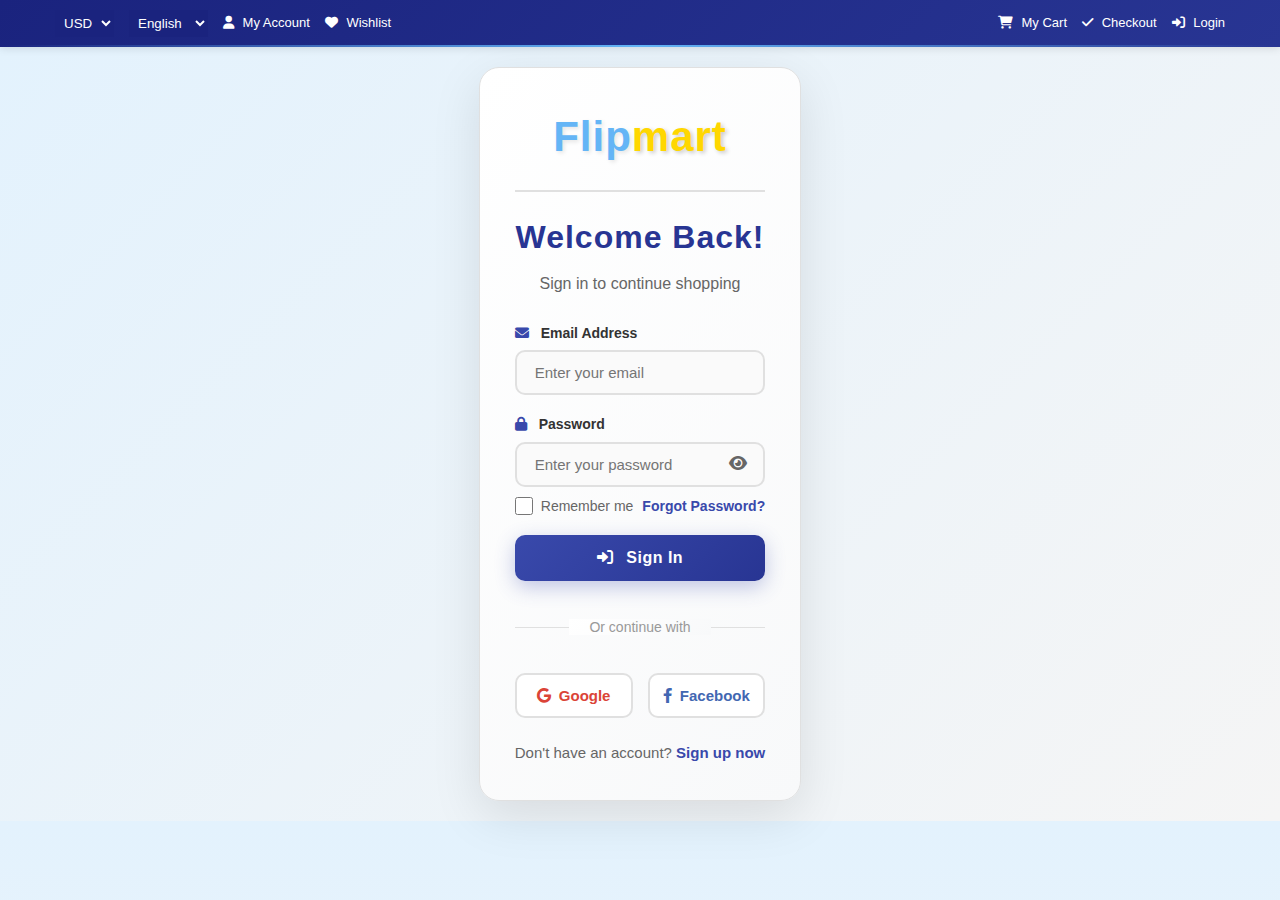
<file: login.html>
<!DOCTYPE html>
<html lang="en">
<head>
    <meta charset="UTF-8">
    <meta name="viewport" content="width=device-width, initial-scale=1.0">
    <title>Login - Flipmart</title>
    <link rel="icon" type="image/png" href="https://cdn-icons-png.flaticon.com/512/2838/2838823.png">
    <link rel="stylesheet" href="styles.css">
    <link rel="stylesheet" href="login.css">
    <link rel="stylesheet" href="https://cdnjs.cloudflare.com/ajax/libs/font-awesome/6.0.0/css/all.min.css">
</head>
<body>
    <!-- Utility Bar -->
    <div class="utility-bar">
        <div class="container">
            <div class="utility-left">
                <select class="utility-select">
                    <option>USD</option>
                    <option>EUR</option>
                    <option>GBP</option>
                </select>
                <select class="utility-select">
                    <option>English</option>
                    <option>Spanish</option>
                    <option>French</option>
                </select>
                <a href="account.html" class="utility-link"><i class="fas fa-user"></i> My Account</a>
                <a href="wishlist.html" class="utility-link"><i class="fas fa-heart"></i> Wishlist</a>
            </div>
            <div class="utility-right">
                <a href="#" class="utility-link"><i class="fas fa-shopping-cart"></i> My Cart</a>
                <a href="checkout.html" class="utility-link"><i class="fas fa-check"></i> Checkout</a>
                <a href="login.html" class="utility-link"><i class="fas fa-sign-in-alt"></i> Login</a>
            </div>
        </div>
    </div>


    <!-- Login Section -->
    <div class="login-container">
        <div class="container">
            <div class="login-wrapper">
                <div class="login-box">
                    <div class="login-logo">
                        <a href="index.html" class="logo-link">
                            <span class="logo-text">Flip<span class="logo-accent">mart</span></span>
                        </a>
                    </div>
                    <div class="login-header">
                        <h2>Welcome Back!</h2>
                        <p>Sign in to continue shopping</p>
                    </div>
                    
                    <form class="login-form" id="loginForm">
                        <div class="form-group">
                            <label for="email"><i class="fas fa-envelope"></i> Email Address</label>
                            <input type="email" id="email" name="email" placeholder="Enter your email" required>
                        </div>
                        
                        <div class="form-group">
                            <label for="password"><i class="fas fa-lock"></i> Password</label>
                            <input type="password" id="password" name="password" placeholder="Enter your password" required>
                            <span class="toggle-password" onclick="togglePassword()">
                                <i class="fas fa-eye" id="toggleIcon"></i>
                            </span>
                        </div>
                        
                        <div class="form-options">
                            <label class="remember-me">
                                <input type="checkbox" name="remember">
                                <span>Remember me</span>
                            </label>
                            <a href="#" class="forgot-password">Forgot Password?</a>
                        </div>
                        
                        <button type="submit" class="btn-login">
                            <i class="fas fa-sign-in-alt"></i> Sign In
                        </button>
                        
                        <div class="divider">
                            <span>Or continue with</span>
                        </div>
                        
                        <div class="social-login">
                            <button type="button" class="social-btn google">
                                <i class="fab fa-google"></i> Google
                            </button>
                            <button type="button" class="social-btn facebook">
                                <i class="fab fa-facebook-f"></i> Facebook
                            </button>
                        </div>
                        
                        <div class="signup-link">
                            <p>Don't have an account? <a href="register.html">Sign up now</a></p>
                        </div>
                    </form>
                </div>
            </div>
        </div>
    </div>

    <script src="login.js"></script>
</body>
</html>
</file>
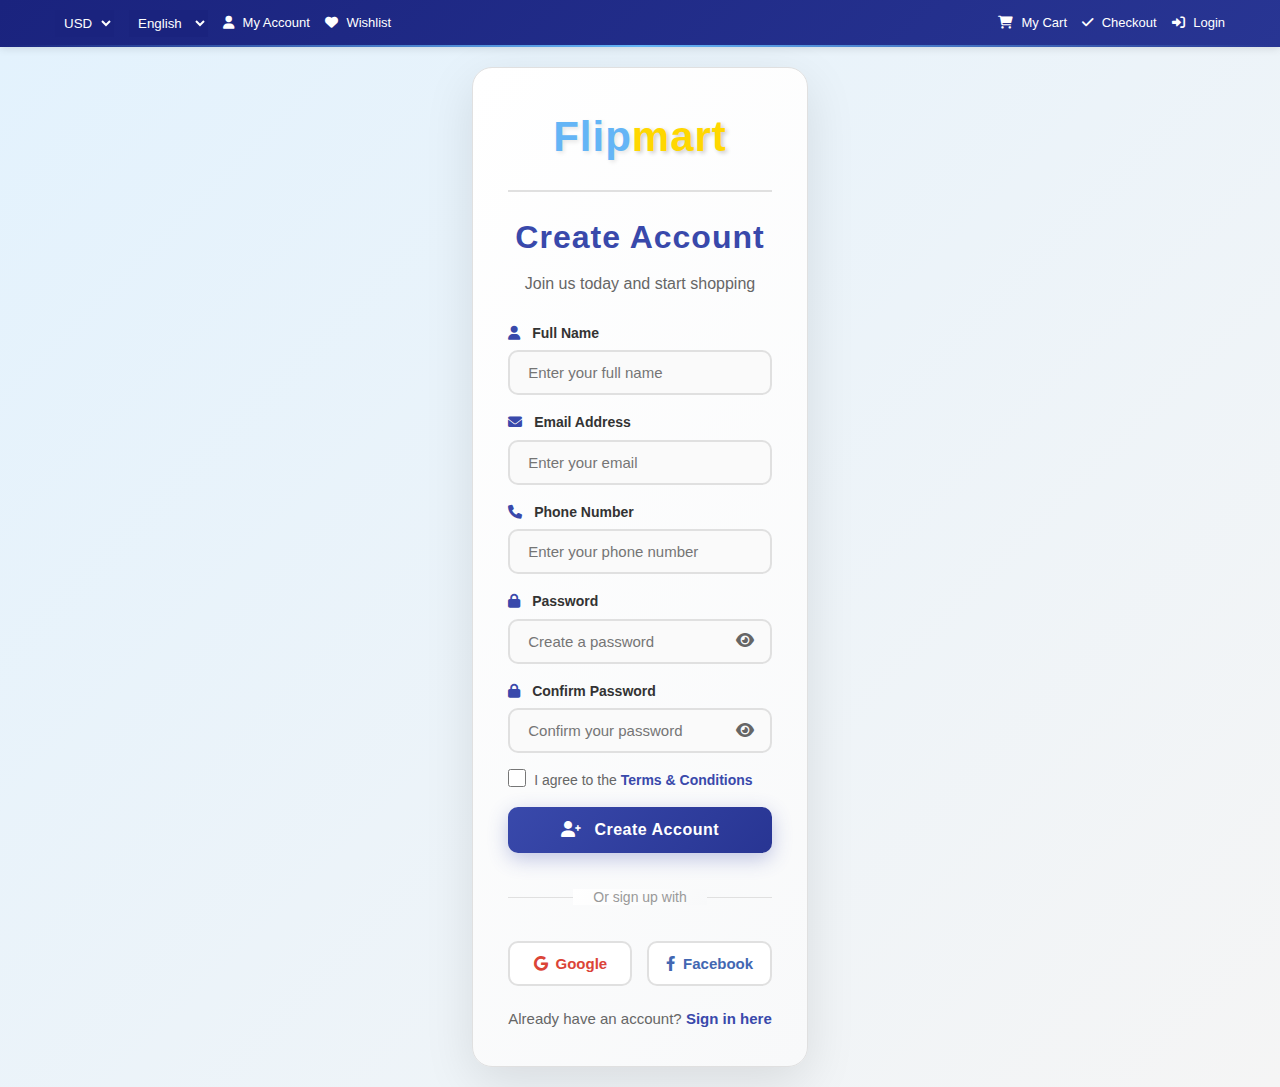
<file: register.html>
<!DOCTYPE html>
<html lang="en">
<head>
    <meta charset="UTF-8">
    <meta name="viewport" content="width=device-width, initial-scale=1.0">
    <title>Create Account - Flipmart</title>
    <link rel="icon" type="image/png" href="https://cdn-icons-png.flaticon.com/512/2838/2838823.png">
    <link rel="stylesheet" href="styles.css">
    <link rel="stylesheet" href="login.css">
    <link rel="stylesheet" href="https://cdnjs.cloudflare.com/ajax/libs/font-awesome/6.0.0/css/all.min.css">
</head>
<body>
    <!-- Utility Bar -->
    <div class="utility-bar">
        <div class="container">
            <div class="utility-left">
                <select class="utility-select">
                    <option>USD</option>
                    <option>EUR</option>
                    <option>GBP</option>
                </select>
                <select class="utility-select">
                    <option>English</option>
                    <option>Spanish</option>
                    <option>French</option>
                </select>
                <a href="login.html" class="utility-link"><i class="fas fa-user"></i> My Account</a>
                <a href="wishlist.html" class="utility-link"><i class="fas fa-heart"></i> Wishlist</a>
            </div>
            <div class="utility-right">
                <a href="#" class="utility-link"><i class="fas fa-shopping-cart"></i> My Cart</a>
                <a href="checkout.html" class="utility-link"><i class="fas fa-check"></i> Checkout</a>
                <a href="login.html" class="utility-link"><i class="fas fa-sign-in-alt"></i> Login</a>
            </div>
        </div>
    </div>


    <!-- Register Section -->
    <div class="login-container">
        <div class="container">
            <div class="login-wrapper">
                <div class="login-box register-box">
                    <div class="login-logo">
                        <a href="index.html" class="logo-link">
                            <span class="logo-text">Flip<span class="logo-accent">mart</span></span>
                        </a>
                    </div>
                    <div class="login-header">
                        <h2>Create Account</h2>
                        <p>Join us today and start shopping</p>
                    </div>
                    
                    <form class="login-form" id="registerForm">
                        <div class="form-group">
                            <label for="fullName"><i class="fas fa-user"></i> Full Name</label>
                            <input type="text" id="fullName" name="fullName" placeholder="Enter your full name" required>
                        </div>
                        
                        <div class="form-group">
                            <label for="email"><i class="fas fa-envelope"></i> Email Address</label>
                            <input type="email" id="email" name="email" placeholder="Enter your email" required>
                        </div>
                        
                        <div class="form-group">
                            <label for="phone"><i class="fas fa-phone"></i> Phone Number</label>
                            <input type="tel" id="phone" name="phone" placeholder="Enter your phone number" required>
                        </div>
                        
                        <div class="form-group">
                            <label for="password"><i class="fas fa-lock"></i> Password</label>
                            <input type="password" id="password" name="password" placeholder="Create a password" required>
                            <span class="toggle-password" onclick="togglePassword('password')">
                                <i class="fas fa-eye" id="toggleIcon"></i>
                            </span>
                        </div>
                        
                        <div class="form-group">
                            <label for="confirmPassword"><i class="fas fa-lock"></i> Confirm Password</label>
                            <input type="password" id="confirmPassword" name="confirmPassword" placeholder="Confirm your password" required>
                            <span class="toggle-password" onclick="togglePassword('confirmPassword')">
                                <i class="fas fa-eye" id="toggleIcon2"></i>
                            </span>
                        </div>
                        
                        <div class="form-options">
                            <label class="remember-me">
                                <input type="checkbox" name="terms" required>
                                <span>I agree to the <a href="#">Terms & Conditions</a></span>
                            </label>
                        </div>
                        
                        <button type="submit" class="btn-login">
                            <i class="fas fa-user-plus"></i> Create Account
                        </button>
                        
                        <div class="divider">
                            <span>Or sign up with</span>
                        </div>
                        
                        <div class="social-login">
                            <button type="button" class="social-btn google">
                                <i class="fab fa-google"></i> Google
                            </button>
                            <button type="button" class="social-btn facebook">
                                <i class="fab fa-facebook-f"></i> Facebook
                            </button>
                        </div>
                        
                        <div class="signup-link">
                            <p>Already have an account? <a href="login.html">Sign in here</a></p>
                        </div>
                    </form>
                </div>
            </div>
        </div>
    </div>

    <script src="register.js"></script>
</body>
</html>
</file>
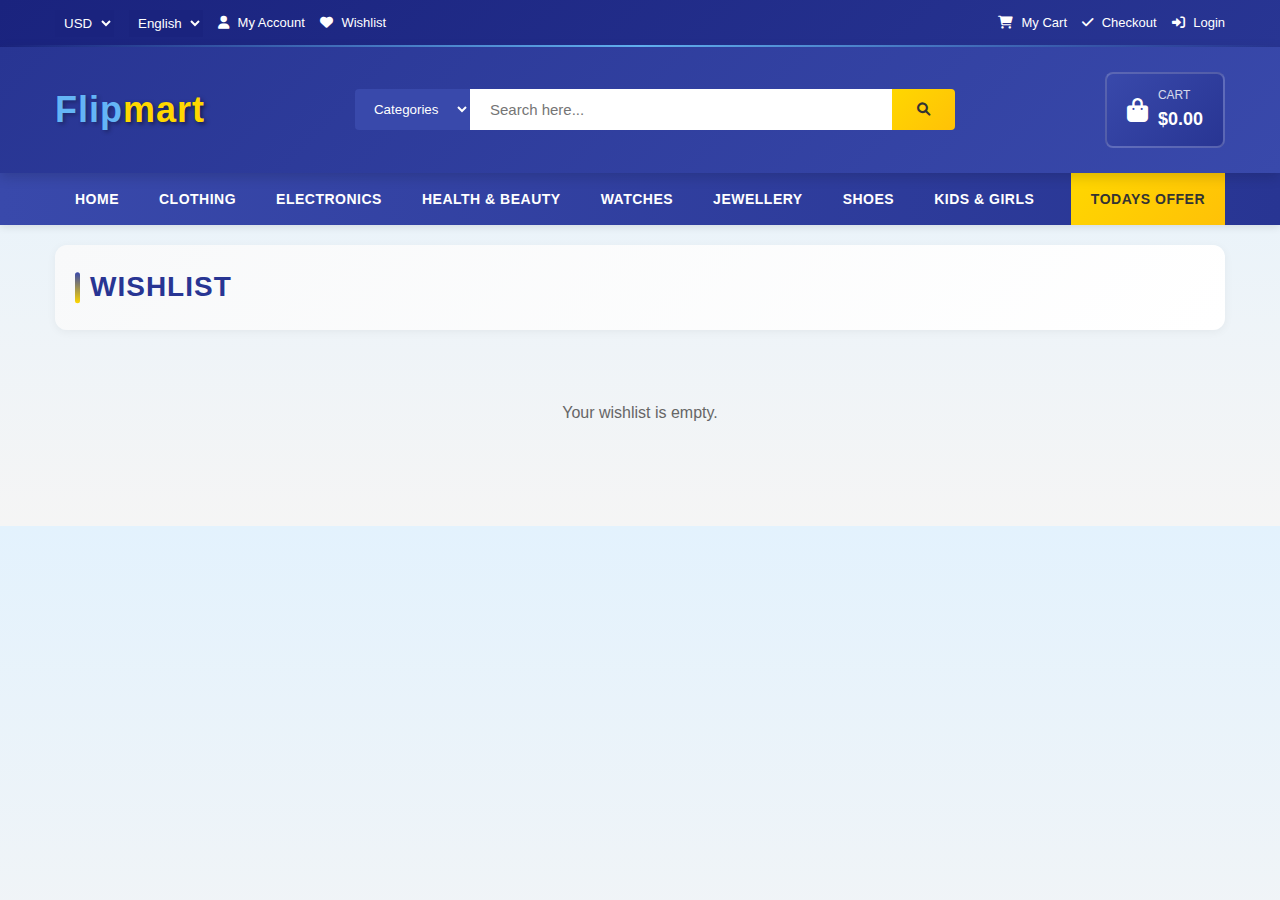
<file: wishlist.html>
<!DOCTYPE html>
<html lang="en">
<head>
    <meta charset="UTF-8">
    <meta name="viewport" content="width=device-width, initial-scale=1.0">
    <title>Wishlist - Flipmart</title>
    <link rel="icon" type="image/png" href="https://cdn-icons-png.flaticon.com/512/2838/2838823.png">
    <link rel="stylesheet" href="styles.css">
    <link rel="stylesheet" href="https://cdnjs.cloudflare.com/ajax/libs/font-awesome/6.0.0/css/all.min.css">
</head>
<body>
    <div class="utility-bar">
        <div class="container">
            <div class="utility-left">
                <select class="utility-select"><option>USD</option></select>
                <select class="utility-select"><option>English</option></select>
                <a href="account.html" class="utility-link"><i class="fas fa-user"></i> My Account</a>
                <a href="wishlist.html" class="utility-link"><i class="fas fa-heart"></i> Wishlist</a>
            </div>
            <div class="utility-right">
                <a href="cart.html" class="utility-link"><i class="fas fa-shopping-cart"></i> My Cart</a>
                <a href="checkout.html" class="utility-link"><i class="fas fa-check"></i> Checkout</a>
                <a href="login.html" class="utility-link"><i class="fas fa-sign-in-alt"></i> Login</a>
            </div>
        </div>
    </div>

    <header class="main-header">
        <div class="container">
            <div class="header-content">
                <a href="index.html" class="logo" aria-label="Flipmart Home"><span class="logo-text">Flip<span class="logo-accent">mart</span></span></a>
                <div class="search-bar">
                    <select class="categories-dropdown"><option>Categories</option></select>
                    <input type="text" placeholder="Search here..." class="search-input">
                    <button class="search-btn"><i class="fas fa-search"></i></button>
                </div>
                <div class="cart-summary">
                    <i class="fas fa-shopping-bag"></i>
                    <div class="cart-info"><span class="cart-label">CART</span><span class="cart-price">$0.00</span></div>
                </div>
            </div>
        </div>
    </header>

    <nav class="main-nav">
        <div class="container">
            <ul class="nav-menu">
                <li><a href="index.html">HOME</a></li>
                <li><a href="clothing.html">CLOTHING</a></li>
                <li><a href="electronics.html">ELECTRONICS</a></li>
                <li><a href="health-beauty.html">HEALTH & BEAUTY</a></li>
                <li><a href="watches.html">WATCHES</a></li>
                <li><a href="jewellery.html">JEWELLERY</a></li>
                <li><a href="shoes.html">SHOES</a></li>
                <li><a href="kids.html">KIDS & GIRLS</a></li>
                <li class="nav-offer"><a href="todays-offer.html">TODAYS OFFER</a></li>
            </ul>
        </div>
    </nav>

    <div class="container" style="padding: 20px 15px;">
        <section class="section">
            <div class="section-header">
                <h2>WISHLIST</h2>
            </div>
            <div id="wishlistContainer" class="products-grid"></div>
            <div id="wishlistEmpty" style="display:none; text-align:center; padding:40px; color:#666;">Your wishlist is empty.</div>
        </section>
    </div>

    <script>
        // Expected localStorage format: wishlist = [{title, price, oldPrice, image}]
        function loadWishlist() {
            const container = document.getElementById('wishlistContainer');
            const empty = document.getElementById('wishlistEmpty');
            let items = [];
            try {
                items = JSON.parse(localStorage.getItem('wishlist') || '[]');
            } catch (_) { items = []; }

            if (!items.length) {
                container.innerHTML = '';
                empty.style.display = 'block';
                return;
            }
            empty.style.display = 'none';
            container.innerHTML = items.map(p => `
                <div class="product-card">
                    <div class="product-image">
                        <img src="${p.image}" alt="${p.title}" class="product-img">
                        <span class="badge sale">WISH</span>
                    </div>
                    <div class="product-info">
                        <h3 class="product-title">${p.title}</h3>
                        <div class="product-price">
                            ${p.price ? `<span class="current-price">$${Number(p.price).toFixed(2)}</span>` : ''}
                            ${p.oldPrice ? `<span class="old-price">$${Number(p.oldPrice).toFixed(2)}</span>` : ''}
                        </div>
                        <button class="btn-add-cart" onclick="removeFromWishlist('${encodeURIComponent(p.title)}')"><i class="fas fa-trash"></i> Remove</button>
                    </div>
                </div>
            `).join('');
        }

        function removeFromWishlist(encodedTitle) {
            const title = decodeURIComponent(encodedTitle);
            const items = JSON.parse(localStorage.getItem('wishlist') || '[]').filter(p => p.title !== title);
            localStorage.setItem('wishlist', JSON.stringify(items));
            loadWishlist();
        }

        document.addEventListener('DOMContentLoaded', loadWishlist);
    </script>
</body>
</html>
</file>
<file: styles.css>
* {
    margin: 0;
    padding: 0;
    box-sizing: border-box;
}

/* Images */
.hero-bg {
    background-image: url('images/hero-pattern.svg');
    background-size: cover;
    background-repeat: no-repeat;
    background-position: center;
}

.logo-img {
    background: url('images/logo.svg') no-repeat center / contain;
    display: inline-block;
    width: 160px;
    height: 48px;
}

body {
    font-family: 'Segoe UI', Tahoma, Geneva, Verdana, sans-serif;
    background: linear-gradient(to bottom, #e3f2fd 0%, #f5f5f5 100%);
    color: #333;
    line-height: 1.6;
}

.container {
    max-width: 1200px;
    margin: 0 auto;
    padding: 0 15px;
}

/* Utility Bar */
.utility-bar {
    background: linear-gradient(135deg, #1a237e 0%, #283593 100%);
    color: white;
    padding: 10px 0;
    box-shadow: 0 2px 8px rgba(0,0,0,0.1);
    position: relative;
}

.utility-bar::after {
    content: '';
    position: absolute;
    bottom: 0;
    left: 0;
    right: 0;
    height: 2px;
    background: linear-gradient(90deg, transparent, #64b5f6, transparent);
}

.utility-bar .container {
    display: flex;
    justify-content: space-between;
    align-items: center;
}

.utility-left, .utility-right {
    display: flex;
    gap: 15px;
    align-items: center;
}

.utility-select {
    background-color: #1a237e;
    color: white;
    border: none;
    padding: 5px;
    cursor: pointer;
}

.utility-link {
    color: white;
    text-decoration: none;
    font-size: 13px;
    transition: opacity 0.3s;
}

.utility-link:hover {
    opacity: 0.8;
}

.utility-link i {
    margin-right: 5px;
}

/* Main Header */
.main-header {
    background: linear-gradient(135deg, #283593 0%, #3949ab 100%);
    padding: 25px 0;  
    box-shadow: 0 4px 12px rgba(0,0,0,0.15);
    position: sticky;
    top: 0;
    z-index: 1000;
}

.header-content {
    display: flex;
    justify-content: space-between;
    align-items: center;
    gap: 20px;
}

.logo {
    cursor: pointer;
    transition: transform 0.3s;
    text-decoration: none;
    display: inline-block;
}

.logo:hover {
    transform: scale(1.05);
}

.logo-text {
    font-size: 36px;
    font-weight: 900;
    color: #64b5f6;
    text-shadow: 2px 2px 4px rgba(0,0,0,0.3);
    letter-spacing: 1px;
}

.logo-accent {
    color: #ffd700;
    text-shadow: 2px 2px 4px rgba(0,0,0,0.5);
}

.search-bar {
    display: flex;
    flex: 1;
    max-width: 600px;
    gap: 0;
}

.categories-dropdown {
    background-color: #3949ab;
    color: white;
    border: none;
    padding: 12px 15px;
    cursor: pointer;
    border-top-left-radius: 4px;
    border-bottom-left-radius: 4px;
}

.search-input {
    flex: 1;
    padding: 12px 20px;
    border: none;
    font-size: 15px;
    background-color: white;
    transition: all 0.3s;
}

.search-input:focus {
    outline: none;
    background-color: #fafafa;
}

.search-btn {
    background: linear-gradient(135deg, #ffd700 0%, #ffc107 100%);
    border: none;
    padding: 12px 25px;
    cursor: pointer;
    border-top-right-radius: 4px;
    border-bottom-right-radius: 4px;
    transition: all 0.3s;
    font-weight: bold;
}

.search-btn:hover {
    background: linear-gradient(135deg, #ffc107 0%, #ffd700 100%);
    transform: scale(1.05);
    box-shadow: 0 2px 8px rgba(255, 215, 0, 0.4);
}

.search-btn i {
    color: #333;
}

.cart-summary {
    display: flex;
    align-items: center;
    gap: 10px;
    color: white;
    background: linear-gradient(135deg, #3949ab 0%, #283593 100%);
    padding: 12px 20px;
    border-radius: 8px;
    border: 2px solid rgba(255,255,255,0.2);
    transition: all 0.3s;
    cursor: pointer;
}

.cart-summary:hover {
    background: linear-gradient(135deg, #283593 0%, #3949ab 100%);
    transform: translateY(-2px);
    box-shadow: 0 4px 12px rgba(0,0,0,0.2);
}

.cart-summary i {
    font-size: 24px;
}

.cart-info {
    display: flex;
    flex-direction: column;
}

.cart-label {
    font-size: 12px;
    opacity: 0.8;
}

.cart-price {
    font-size: 18px;
    font-weight: bold;
}

/* Navigation Menu */
.main-nav {
    background: linear-gradient(90deg, #3949ab 0%, #283593 100%);
    padding: 0;
    box-shadow: 0 2px 8px rgba(0,0,0,0.1);
}

.nav-menu {
    display: flex;
    list-style: none;
    gap: 0;
}

.nav-menu li a {
    display: block;
    color: white;
    text-decoration: none;
    padding: 15px 20px;
    transition: all 0.3s;
    font-size: 14px;
    font-weight: 600;
    text-transform: uppercase;
    letter-spacing: 0.5px;
    position: relative;
}

.nav-menu li a::after {
    content: '';
    position: absolute;
    bottom: 0;
    left: 50%;
    transform: translateX(-50%) scaleX(0);
    width: 80%;
    height: 3px;
    background: linear-gradient(90deg, transparent, #ffd700, transparent);
    transition: transform 0.3s;
}

.nav-menu li a:hover {
    background-color: rgba(255,255,255,0.1);
    transform: translateY(-2px);
}

.nav-menu li a:hover::after {
    transform: translateX(-50%) scaleX(1);
}

.nav-offer {
    margin-left: auto;
    background: linear-gradient(135deg, #ffd700 0%, #ffc107 100%);
}

.nav-offer a {
    color: #333 !important;
    font-weight: 700;
}

.nav-offer a::after {
    display: none;
}

.nav-offer a:hover {
    background: linear-gradient(135deg, #ffc107 0%, #ffd700 100%);
}

/* Main Content Layout */
.main-content {
    display: flex;
    gap: 20px;
    padding: 20px 15px;
    align-items: flex-start;
}

/* Sidebar */
.sidebar {
    width: 280px;
    background: linear-gradient(180deg, #ffffff 0%, #f8f9fa 100%);
    box-shadow: 0 4px 20px rgba(0,0,0,0.08);
    border-radius: 12px;
}

.categories-header {
    background: linear-gradient(135deg, #ffd700 0%, #ffc107 100%);
    padding: 18px;
    text-align: center;
    box-shadow: 0 2px 8px rgba(255, 215, 0, 0.3);
    border-radius: 12px 12px 0 0;
}

.categories-header h3 {
    color: #333;
    font-size: 17px;
    font-weight: 800;
    text-transform: uppercase;
    letter-spacing: 1.5px;
}

.categories-list {
    list-style: none;
    max-height: 500px;
    overflow-y: auto;
    scrollbar-width: thin;
    scrollbar-color: #3949ab #f0f0f0;
}

/* Custom scrollbar for categories list */
.categories-list::-webkit-scrollbar {
    width: 8px;
}

.categories-list::-webkit-scrollbar-track {
    background: #f0f0f0;
    border-radius: 10px;
}

.categories-list::-webkit-scrollbar-thumb {
    background: linear-gradient(135deg, #3949ab 0%, #283593 100%);
    border-radius: 10px;
}

.categories-list::-webkit-scrollbar-thumb:hover {
    background: linear-gradient(135deg, #283593 0%, #3949ab 100%);
}

.categories-list > .category-item {
    display: block;
    padding: 14px 15px;
    cursor: pointer;
    transition: all 0.3s;
    border-bottom: 1px solid #f0f0f0;
    position: relative;
}

.categories-list > .category-item::before {
    content: '';
    position: absolute;
    left: 0;
    top: 0;
    bottom: 0;
    width: 0;
    background: linear-gradient(90deg, #3949ab 0%, #64b5f6 100%);
    transition: width 0.3s;
}

.categories-list > .category-item:hover {
    background: linear-gradient(90deg, rgba(57, 73, 171, 0.05) 0%, transparent 100%);
}

.categories-list > .category-item:hover > .category-link {
    padding-left: 5px;
}

.categories-list > .category-item:hover::before {
    width: 4px;
}

.category-link i:first-child {
    margin-right: 10px;
    color: #3949ab;
}

.category-link i:last-child {
    color: #999;
}

/* Category Items with Submenu */
.category-item {
    position: relative;
}

.category-link {
    display: flex;
    align-items: center;
    justify-content: space-between;
    width: 100%;
    transition: padding-left 0.3s;
}

.category-submenu {
    list-style: none;
    background: linear-gradient(180deg, #f8f9fa 0%, #ffffff 100%);
    max-height: 0;
    overflow: hidden;
    transition: max-height 0.3s ease-out;
    border-top: 1px solid #e0e0e0;
}

.category-item:hover .category-submenu {
    max-height: 300px;
}

.category-submenu li {
    padding: 10px 15px 10px 45px;
    border-bottom: 1px solid #f0f0f0;
}

.category-submenu li:last-child {
    border-bottom: none;
}

.category-submenu a {
    color: #666;
    text-decoration: none;
    font-size: 14px;
    transition: all 0.3s;
    display: block;
    padding: 5px 0;
}

.category-submenu a:hover {
    color: #3949ab;
    padding-left: 5px;
}

.category-submenu a::before {
    content: '→';
    margin-right: 8px;
    opacity: 0;
    transition: all 0.3s;
}

.category-submenu a:hover::before {
    opacity: 1;
}

/* Sidebar Special Offer */
.sidebar-offer {
    margin-top: 20px;
    background: linear-gradient(180deg, #ffffff 0%, #f8f9fa 100%);
    box-shadow: 0 4px 15px rgba(0,0,0,0.1);
    border-top: 4px solid #ffd700;
    overflow: hidden;
}

.sidebar-offer h3 {
    background: linear-gradient(135deg, #ffd700 0%, #ffc107 100%);
    color: #333;
    padding: 18px;
    text-align: center;
    font-size: 17px;
    font-weight: 800;
    margin: 0;
    letter-spacing: 1px;
}

.offer-content {
    padding: 25px 20px;
    text-align: center;
    background: linear-gradient(180deg, transparent 0%, rgba(100, 181, 246, 0.05) 100%);
}

.offer-image {
    height: 200px;
    margin-bottom: 15px;
    overflow: hidden;
    border-radius: 4px;
    background: #f9f9f9;
    display: flex;
    align-items: center;
    justify-content: center;
    position: relative;
}

.offer-img {
    width: 100%;
    height: 100%;
    object-fit: cover;
    display: block;
    border-radius: 4px;
}

.offer-content h4 {
    font-size: 18px;
    color: #333;
    margin-bottom: 10px;
}

.offer-price {
    margin-bottom: 15px;
}

.offer-discount {
    font-size: 24px;
    font-weight: bold;
    color: #3949ab;
}

.btn-offer {
    width: 100%;
    background: linear-gradient(135deg, #3949ab 0%, #283593 100%);
    color: white;
    border: none;
    padding: 14px;
    cursor: pointer;
    font-size: 15px;
    font-weight: 700;
    border-radius: 8px;
    transition: all 0.3s;
    box-shadow: 0 4px 15px rgba(57, 73, 171, 0.3);
    letter-spacing: 0.5px;
}

.btn-offer:hover {
    background: linear-gradient(135deg, #283593 0%, #3949ab 100%);
    transform: translateY(-2px);
    box-shadow: 0 6px 20px rgba(57, 73, 171, 0.4);
}

/* Content Area */
.content-area {
    flex: 1;
}

/* Hero Banner */
.hero-banner {
    background: linear-gradient(135deg, #ffffff 0%, #f8f9fa 100%);
    padding: 50px;
    margin-bottom: 30px;
    box-shadow: 0 8px 30px rgba(0,0,0,0.12);
    border-radius: 16px;
    position: relative;
    overflow: hidden;
}

.hero-banner::before {
    content: '';
    position: absolute;
    top: -50%;
    right: -50%;
    width: 200%;
    height: 200%;
    background: radial-gradient(circle, rgba(100, 181, 246, 0.1) 0%, transparent 70%);
    pointer-events: none;
}

.hero-content {
    display: flex;
    justify-content: space-between;
    align-items: center;
}

.hero-text h1 {
    font-size: 42px;
    margin-bottom: 15px;
    color: #1a237e;
    font-weight: 800;
    letter-spacing: 2px;
}

.hero-text h2 {
    font-size: 56px;
    margin-bottom: 20px;
    color: #283593;
    font-weight: 900;
}

.hero-text .accent {
    color: #ffd700;
}

.hero-text p {
    font-size: 16px;
    color: #666;
    margin-bottom: 20px;
}

.hero-image {
    flex-shrink: 0;
}

.hero-img {
    width: 400px;
    height: auto;
    object-fit: contain;
    border-radius: 8px;
}

/* Features Bar */
.features-bar {
    display: grid;
    grid-template-columns: repeat(3, 1fr);
    gap: 25px;
    margin-bottom: 30px;
}

.feature-item {
    background: linear-gradient(135deg, #3949ab 0%, #283593 100%);
    color: white;
    padding: 30px;
    text-align: center;
    border-radius: 12px;
    box-shadow: 0 4px 15px rgba(57, 73, 171, 0.3);
    transition: all 0.3s;
    position: relative;
    overflow: hidden;
}

.feature-item::before {
    content: '';
    position: absolute;
    top: 0;
    left: -100%;
    width: 100%;
    height: 100%;
    background: linear-gradient(90deg, transparent, rgba(255,255,255,0.1), transparent);
    transition: left 0.5s;
}

.feature-item:hover {
    transform: translateY(-5px);
    box-shadow: 0 8px 25px rgba(57, 73, 171, 0.4);
}

.feature-item:hover::before {
    left: 100%;
}

.feature-item h3 {
    font-size: 24px;
    margin-bottom: 12px;
    font-weight: 700;
    letter-spacing: 1px;
}

.feature-item p {
    font-size: 15px;
    opacity: 0.95;
    line-height: 1.6;
}

/* Section Styling */
.section {
    margin-bottom: 40px;
}

.section-header {
    display: flex;
    justify-content: space-between;
    align-items: center;
    margin-bottom: 30px;
    flex-wrap: wrap;
    gap: 15px;
    padding: 20px;
    background: linear-gradient(135deg, #f8f9fa 0%, #ffffff 100%);
    border-radius: 12px;
    box-shadow: 0 2px 10px rgba(0,0,0,0.05);
}

.section-header h2 {
    font-size: 28px;
    color: #283593;
    font-weight: 800;
    letter-spacing: 1px;
    text-transform: uppercase;
    position: relative;
    padding-left: 15px;
}

.section-header h2::before {
    content: '';
    position: absolute;
    left: 0;
    top: 50%;
    transform: translateY(-50%);
    width: 5px;
    height: 70%;
    background: linear-gradient(180deg, #3949ab 0%, #ffd700 100%);
    border-radius: 3px;
}

.section-filters {
    display: flex;
    gap: 10px;
    flex-wrap: wrap;
}

.filter-btn {
    background: linear-gradient(180deg, #ffffff 0%, #f8f9fa 100%);
    border: 2px solid #e0e0e0;
    padding: 10px 24px;
    cursor: pointer;
    transition: all 0.3s;
    border-radius: 8px;
    font-weight: 600;
    color: #666;
}

.filter-btn:hover {
    border-color: #3949ab;
    color: #3949ab;
    transform: translateY(-2px);
}

.filter-btn.active {
    background: linear-gradient(135deg, #3949ab 0%, #283593 100%);
    color: white;
    border-color: #3949ab;
    box-shadow: 0 4px 15px rgba(57, 73, 171, 0.3);
}

.section-controls {
    display: flex;
    gap: 10px;
}

.nav-btn {
    background: linear-gradient(180deg, #ffffff 0%, #f8f9fa 100%);
    border: 2px solid #e0e0e0;
    padding: 10px 18px;
    cursor: pointer;
    transition: all 0.3s;
    border-radius: 8px;
}

.nav-btn:hover {
    background: linear-gradient(135deg, #3949ab 0%, #283593 100%);
    color: white;
    border-color: #3949ab;
    transform: translateY(-2px);
    box-shadow: 0 4px 15px rgba(57, 73, 171, 0.3);
}

/* Deals Container */
.deals-container {
    background: linear-gradient(180deg, #ffffff 0%, #f8f9fa 100%);
    padding: 30px;
    box-shadow: 0 8px 25px rgba(0,0,0,0.1);
    border-radius: 12px;
    border: 1px solid #e0e0e0;
}

/* Special Offers Grid */
.offers-grid {
    display: grid;
    grid-template-columns: repeat(4, 1fr);
    gap: 20px;
}

.offer-card {
    background: linear-gradient(180deg, #ffffff 0%, #fafafa 100%);
    border-radius: 16px;
    overflow: hidden;
    box-shadow: 0 6px 20px rgba(0,0,0,0.1);
    transition: all 0.4s cubic-bezier(0.175, 0.885, 0.32, 1.275);
    border: 2px solid #ffd700;
    position: relative;
}

.offer-card:hover {
    transform: translateY(-8px);
    box-shadow: 0 12px 35px rgba(255, 215, 0, 0.25);
    border-color: #ffc107;
}

.offer-badge {
    position: absolute;
    top: 12px;
    right: 12px;
    background: linear-gradient(135deg, #f44336 0%, #d32f2f 100%);
    color: white;
    padding: 6px 14px;
    border-radius: 20px;
    font-size: 13px;
    font-weight: 800;
    text-transform: uppercase;
    letter-spacing: 0.5px;
    z-index: 10;
    box-shadow: 0 4px 12px rgba(244, 67, 54, 0.4);
}

.offer-image {
    height: 220px;
    background: linear-gradient(135deg, #f8f9fa 0%, #ffffff 100%);
    display: flex;
    align-items: center;
    justify-content: center;
    padding: 20px;
    overflow: hidden;
}

.offer-image img {
    width: 100%;
    height: 100%;
    object-fit: contain;
    transition: transform 0.3s;
}

.offer-card:hover .offer-image img {
    transform: scale(1.1);
}

.offer-info {
    padding: 20px;
    text-align: center;
}

.offer-info h3 {
    font-size: 18px;
    color: #212121;
    font-weight: 700;
    margin-bottom: 12px;
    line-height: 1.3;
}

.offer-info .offer-price {
    display: flex;
    align-items: center;
    justify-content: center;
    gap: 12px;
    margin-bottom: 10px;
}

.offer-info .current-price {
    font-size: 22px;
    font-weight: 900;
    color: #4caf50;
}

.offer-info .old-price {
    font-size: 15px;
    color: #999;
    text-decoration: line-through;
}

.offer-desc {
    font-size: 13px;
    color: #666;
    margin-bottom: 15px;
    font-style: italic;
}

.btn-primary.small {
    padding: 10px 20px;
    font-size: 14px;
    font-weight: 700;
}

/* Product Grid */
.products-grid {
    display: grid;
    grid-template-columns: repeat(4, 1fr);
    gap: 25px;
}

.product-card {
    background: linear-gradient(180deg, #ffffff 0%, #fafafa 100%);
    box-shadow: 0 4px 15px rgba(0,0,0,0.08);
    transition: all 0.4s cubic-bezier(0.175, 0.885, 0.32, 1.275);
    border-radius: 12px;
    overflow: hidden;
    border: 1px solid #e0e0e0;
}

.product-card:hover {
    transform: translateY(-10px) scale(1.02);
    box-shadow: 0 12px 35px rgba(0,0,0,0.15);
    border-color: #3949ab;
}

.product-image {
    position: relative;
    height: 280px;
    background-color: #f9f9f9;
    display: flex;
    align-items: center;
    justify-content: center;
    overflow: hidden;
}

.product-img {
    width: 100%;
    height: 100%;
    object-fit: cover;
    transition: transform 0.3s ease;
}

.product-card:hover .product-img {
    transform: scale(1.1);
}

/* Product Add Overlay */
.product-add-overlay {
    position: absolute;
    top: 0;
    left: 0;
    right: 0;
    bottom: 0;
    background: rgba(0, 0, 0, 0.5);
    display: flex;
    align-items: center;
    justify-content: center;
    opacity: 0;
    transition: opacity 0.3s ease;
    z-index: 5;
}

.product-card:hover .product-add-overlay {
    opacity: 1;
}

.product-add-btn {
    background: linear-gradient(135deg, #ffd700 0%, #ffc107 100%);
    border: none;
    width: 60px;
    height: 60px;
    border-radius: 50%;
    color: #333;
    font-size: 24px;
    cursor: pointer;
    display: flex;
    align-items: center;
    justify-content: center;
    transition: all 0.3s ease;
    box-shadow: 0 4px 15px rgba(255, 215, 0, 0.4);
    transform: scale(0.8);
}

.product-card:hover .product-add-btn {
    transform: scale(1);
}

.product-add-btn:hover {
    background: linear-gradient(135deg, #ffc107 0%, #ffd700 100%);
    transform: scale(1.1);
    box-shadow: 0 6px 20px rgba(255, 215, 0, 0.6);
}

.product-add-btn:active {
    transform: scale(0.95);
}

/* Wishlist Button (on product image) */
.wishlist-btn {
    position: absolute;
    top: 10px;
    right: 10px;
    background: rgba(255, 255, 255, 0.9);
    border: none;
    width: 40px;
    height: 40px;
    border-radius: 50%;
    color: #f44336;
    font-size: 18px;
    cursor: pointer;
    display: flex;
    align-items: center;
    justify-content: center;
    transition: all 0.3s ease;
    box-shadow: 0 2px 8px rgba(0, 0, 0, 0.15);
    z-index: 10;
}

.wishlist-btn:hover {
    background: white;
    transform: scale(1.1);
    box-shadow: 0 4px 12px rgba(244, 67, 54, 0.3);
}

.wishlist-btn.active {
    background: #f44336;
    color: white;
}

.wishlist-btn.active i {
    color: white;
}

.wishlist-btn i {
    transition: all 0.3s ease;
}

.badge {
    position: absolute;
    top: 10px;
    left: 10px;
    padding: 5px 10px;
    border-radius: 50%;
    color: white;
    font-size: 12px;
    font-weight: bold;
    min-width: 60px;
    text-align: center;
    z-index: 10;
}

.badge.new {
    background-color: #4caf50;
}

.badge.hot {
    background-color: #f44336;
}

.badge.discount {
    background-color: #f44336;
}

.badge.sale {
    background-color: #ffd700;
    color: #333;
}

/* Countdown Timer */
.countdown-timer {
    display: flex;
    gap: 10px;
    padding: 15px;
    justify-content: center;
    background-color: #f5f5f5;
}

.timer-item {
    display: flex;
    flex-direction: column;
    align-items: center;
    background-color: #3949ab;
    color: white;
    padding: 10px;
    border-radius: 4px;
    min-width: 60px;
}

.timer-value {
    font-size: 24px;
    font-weight: bold;
}

.timer-label {
    font-size: 11px;
    opacity: 0.9;
}

/* Product Info */
.product-info {
    padding: 20px 15px;
    background: linear-gradient(180deg, transparent 0%, #f8f9fa 100%);
}

.product-title {
    font-size: 17px;
    margin-bottom: 12px;
    color: #212121;
    font-weight: 600;
    line-height: 1.4;
    min-height: 48px;
}

.product-rating {
    display: flex;
    gap: 5px;
    margin-bottom: 10px;
}

.product-rating .fa-star {
    color: #ddd;
}

.product-rating .fa-star.filled {
    color: #ffd700;
}

.product-price {
    display: flex;
    gap: 10px;
    align-items: center;
    margin-bottom: 15px;
}

.current-price {
    font-size: 20px;
    font-weight: bold;
    color: #3949ab;
}

.old-price {
    font-size: 16px;
    color: #999;
    text-decoration: line-through;
}

.btn-primary {
    background: linear-gradient(135deg, #3949ab 0%, #283593 100%);
    color: white;
    border: none;
    padding: 14px 35px;
    cursor: pointer;
    font-size: 15px;
    font-weight: 700;
    border-radius: 8px;
    transition: all 0.3s;
    box-shadow: 0 4px 15px rgba(57, 73, 171, 0.3);
    letter-spacing: 0.5px;
}

.btn-primary:hover {
    background: linear-gradient(135deg, #283593 0%, #3949ab 100%);
    transform: translateY(-2px);
    box-shadow: 0 6px 20px rgba(57, 73, 171, 0.4);
}

.btn-add-cart {
    width: 100%;
    background: linear-gradient(135deg, #3949ab 0%, #283593 100%);
    color: white;
    border: none;
    padding: 14px;
    cursor: pointer;
    font-size: 15px;
    font-weight: 700;
    border-radius: 8px;
    transition: all 0.3s;
    box-shadow: 0 3px 10px rgba(57, 73, 171, 0.3);
    letter-spacing: 0.5px;
}

.btn-add-cart:hover {
    background: linear-gradient(135deg, #283593 0%, #3949ab 100%);
    transform: translateY(-3px);
    box-shadow: 0 6px 20px rgba(57, 73, 171, 0.5);
}

.btn-add-cart:active {
    transform: translateY(0);
}

.btn-add-cart i {
    margin-right: 8px;
}

/* Bottom Banners */
.bottom-banners {
    display: grid;
    grid-template-columns: 1fr 2fr 1fr;
    gap: 20px;
}

.banner-left {
    background: linear-gradient(135deg, #ffffff 0%, #f8f9fa 100%);
    padding: 35px;
    box-shadow: 0 6px 20px rgba(0,0,0,0.1);
    text-align: center;
    border-radius: 12px;
    border: 1px solid #e0e0e0;
}

.banner-left h2 {
    font-size: 26px;
    color: #283593;
    margin-bottom: 12px;
    font-weight: 800;
    text-transform: uppercase;
    letter-spacing: 1px;
}

.banner-left p {
    color: #666;
    font-size: 16px;
}

.banner-middle, .banner-right {
    background-color: white;
    padding: 0;
    box-shadow: 0 6px 20px rgba(0,0,0,0.1);
    position: relative;
    overflow: hidden;
    border-radius: 12px;
    border: 1px solid #e0e0e0;
}

.banner-img {
    width: 100%;
    height: 200px;
    object-fit: cover;
}

.banner-overlay {
    position: absolute;
    top: 0;
    left: 0;
    right: 0;
    bottom: 0;
    background: linear-gradient(135deg, rgba(102, 126, 234, 0.7) 0%, rgba(118, 75, 162, 0.7) 100%);
    display: flex;
    flex-direction: column;
    align-items: center;
    justify-content: center;
}

.banner-overlay.accent {
    background: linear-gradient(135deg, rgba(240, 147, 251, 0.7) 0%, rgba(245, 87, 108, 0.7) 100%);
}

.banner-title {
    color: white;
    font-size: 28px;
    margin-bottom: 15px;
    text-shadow: 2px 2px 4px rgba(0,0,0,0.3);
    text-align: center;
}

/* Responsive Design */
@media (max-width: 1024px) {
    .products-grid {
        grid-template-columns: repeat(3, 1fr);
    }
    
    .offers-grid {
        grid-template-columns: repeat(2, 1fr);
    }
    
    .main-content {
        flex-direction: column;
    }
    
    .sidebar {
        width: 100%;
    }
}

@media (max-width: 768px) {
    .products-grid {
        grid-template-columns: repeat(2, 1fr);
    }
    
    .offers-grid {
        grid-template-columns: repeat(2, 1fr);
    }
    
    .header-content {
        flex-direction: column;
        align-items: stretch;
        gap: 18px;
        text-align: center;
    }
    
    .logo {
        margin: 0 auto;
    }

    .search-bar {
        width: 100%;
        flex-direction: column;
        gap: 12px;
    }

    .categories-dropdown,
    .search-input,
    .search-btn {
        width: 100%;
        border-radius: 8px;
    }

    .search-btn {
        padding: 14px;
    }

    .cart-summary {
        width: 100%;
        justify-content: space-between;
    }
    
    .features-bar {
        grid-template-columns: 1fr;
    }
    
    .bottom-banners {
        grid-template-columns: 1fr;
    }
    
    .hero-content {
        flex-direction: column;
        text-align: center;
        gap: 24px;
    }
    
    .hero-img {
        width: 100%;
        max-width: 400px;
    }
    
    .nav-menu {
        flex-direction: column;
        width: 100%;
        border-radius: 12px;
        overflow: hidden;
    }

    .nav-menu li a {
        padding: 14px 18px;
        border-top: 1px solid rgba(255,255,255,0.15);
    }

    .nav-menu li:first-child a {
        border-top: none;
    }

    .nav-offer {
        margin-left: 0;
    }
    
    .offers-grid {
        grid-template-columns: 1fr;
    }
}

@media (max-width: 480px) {
    .offers-grid {
        grid-template-columns: 1fr;
    }
    
    .offer-image {
        height: 180px;
    }
}

@media (max-width: 600px) {
    .main-header {
        padding: 18px 0;
    }

    .hero-banner {
        padding: 30px 20px;
    }

    .hero-text h1 {
        font-size: 32px;
    }

    .hero-text h2 {
        font-size: 40px;
    }

    .section-header {
        padding: 16px;
    }

    .section-header h2 {
        font-size: 24px;
    }
}
</file>
<file: login.css>
/* Login Page Styles */
.login-container {
    min-height: calc(100vh - 200px);
    padding: 20px;
    background: linear-gradient(135deg, #e3f2fd 0%, #f5f5f5 100%);
    display: flex;
    align-items: center;
}

.login-wrapper {
    width: 100%;
    max-width: 640px;
    margin: 0 auto;
}

.login-box {
    background: linear-gradient(135deg, #ffffff 0%, #f8f9fa 100%);
    padding: 35px;
    border-radius: 20px;
    box-shadow: 0 15px 50px rgba(0,0,0,0.1);
    border: 1px solid #e0e0e0;
    width: 100%;
    max-width: 520px;
    margin: 0 auto;
}

.login-logo {
    text-align: center;
    margin-bottom: 20px;
    padding-bottom: 20px;
    border-bottom: 2px solid #e0e0e0;
}

.login-logo .logo-text {
    font-size: 42px;
    font-weight: 900;
    color: #64b5f6;
    text-shadow: 2px 2px 4px rgba(0,0,0,0.1);
    letter-spacing: 1px;
}

.login-logo .logo-accent {
    color: #ffd700;
    text-shadow: 2px 2px 4px rgba(0,0,0,0.2);
}

.login-logo .logo-link {
    text-decoration: none;
    display: inline-block;
}

.login-logo .logo-link:hover .logo-text {
    transform: scale(1.05);
    transition: transform 0.3s ease;
}

.login-header {
    text-align: center;
    margin-bottom: 25px;
}

.login-header h2 {
    font-size: 32px;
    color: #283593;
    font-weight: 800;
    margin-bottom: 8px;
    letter-spacing: 1px;
}

.login-header p {
    font-size: 16px;
    color: #666;
}

.login-form {
    display: flex;
    flex-direction: column;
    gap: 18px;
}

.form-group {
    position: relative;
}

.form-group label {
    display: block;
    margin-bottom: 6px;
    color: #333;
    font-weight: 600;
    font-size: 14px;
}

.form-group label i {
    margin-right: 8px;
    color: #3949ab;
}

.form-group input {
    width: 100%;
    padding: 12px 18px;
    border: 2px solid #e0e0e0;
    border-radius: 10px;
    font-size: 15px;
    transition: all 0.3s;
    background: #fafafa;
}

.form-group input:focus {
    outline: none;
    border-color: #3949ab;
    background: white;
    box-shadow: 0 0 0 4px rgba(57, 73, 171, 0.1);
}

.toggle-password {
    position: absolute;
    right: 18px;
    top: 38px;
    cursor: pointer;
    color: #666;
    transition: color 0.3s;
}

.toggle-password:hover {
    color: #3949ab;
}

.form-options {
    display: flex;
    justify-content: space-between;
    align-items: center;
    margin-top: -10px;
}

.remember-me {
    display: flex;
    align-items: center;
    gap: 8px;
    cursor: pointer;
    font-size: 14px;
    color: #666;
}

.remember-me input[type="checkbox"] {
    width: 18px;
    height: 18px;
    cursor: pointer;
}

.forgot-password {
    color: #3949ab;
    text-decoration: none;
    font-size: 14px;
    font-weight: 600;
    transition: all 0.3s;
}

.forgot-password:hover {
    color: #283593;
    text-decoration: underline;
}

.btn-login {
    width: 100%;
    padding: 14px;
    background: linear-gradient(135deg, #3949ab 0%, #283593 100%);
    color: white;
    border: none;
    border-radius: 10px;
    font-size: 16px;
    font-weight: 700;
    cursor: pointer;
    transition: all 0.3s;
    box-shadow: 0 6px 20px rgba(57, 73, 171, 0.3);
    letter-spacing: 0.5px;
}

.btn-login:hover {
    background: linear-gradient(135deg, #283593 0%, #3949ab 100%);
    transform: translateY(-2px);
    box-shadow: 0 8px 25px rgba(57, 73, 171, 0.4);
}

.btn-login:active {
    transform: translateY(0);
}

.btn-login i {
    margin-right: 8px;
}

.divider {
    position: relative;
    text-align: center;
    margin: 15px 0;
}

.divider::before {
    content: '';
    position: absolute;
    top: 50%;
    left: 0;
    right: 0;
    height: 1px;
    background: #e0e0e0;
}

.divider span {
    position: relative;
    background: linear-gradient(135deg, #ffffff 0%, #f8f9fa 100%);
    padding: 0 20px;
    color: #999;
    font-size: 14px;
}

.social-login {
    display: grid;
    grid-template-columns: 1fr 1fr;
    gap: 15px;
}

.social-btn {
    padding: 12px;
    border: 2px solid #e0e0e0;
    border-radius: 10px;
    background: white;
    font-size: 15px;
    font-weight: 600;
    cursor: pointer;
    transition: all 0.3s;
    display: flex;
    align-items: center;
    justify-content: center;
    gap: 8px;
}

.social-btn.google {
    color: #db4437;
}

.social-btn.google:hover {
    border-color: #db4437;
    background: #fff5f4;
    transform: translateY(-2px);
    box-shadow: 0 4px 15px rgba(219, 68, 55, 0.2);
}

.social-btn.facebook {
    color: #4267B2;
}

.social-btn.facebook:hover {
    border-color: #4267B2;
    background: #f0f4fb;
    transform: translateY(-2px);
    box-shadow: 0 4px 15px rgba(66, 103, 178, 0.2);
}

.signup-link {
    text-align: center;
    margin-top: 5px;
}

.signup-link p {
    color: #666;
    font-size: 15px;
}

.signup-link a {
    color: #3949ab;
    text-decoration: none;
    font-weight: 700;
    transition: all 0.3s;
}

.signup-link a:hover {
    color: #283593;
    text-decoration: underline;
}

/* Register Box Styles */
.register-box {
    max-width: 640px;
}

.register-box .login-form {
    gap: 16px;
}

.register-box .form-group {
    margin-bottom: 0;
}

.register-box .form-options {
    margin-top: 0;
}

.register-box .remember-me {
    display: flex;
    align-items: flex-start;
    line-height: 1.6;
}

.register-box .remember-me span {
    font-size: 14px;
}

.register-box .remember-me a {
    color: #3949ab;
    text-decoration: none;
    font-weight: 600;
    transition: all 0.3s;
}

.register-box .remember-me a:hover {
    color: #283593;
    text-decoration: underline;
}

.register-box .login-header h2 {
    color: #3949ab;
}

/* Responsive Design */
@media (max-width: 968px) {
    .login-box {
        padding: 40px 30px;
    }
    
    .login-logo .logo-text {
        font-size: 36px;
    }
    
    .register-box .login-form {
        gap: 18px;
    }
}

@media (max-width: 576px) {
    .login-container {
        padding: 40px 15px;
    }
    
    .login-box {
        padding: 30px 20px;
    }
    
    .login-logo .logo-text {
        font-size: 32px;
    }
    
    .login-header h2 {
        font-size: 28px;
    }
    
    .register-box .login-form {
        gap: 15px;
    }
    
    .register-box .form-group input {
        padding: 12px 18px;
    }
    .social-login {
        grid-template-columns: 1fr;
    }
    
    .form-options {
        flex-direction: column;
        gap: 15px;
        align-items: flex-start;
    }
}
</file>
